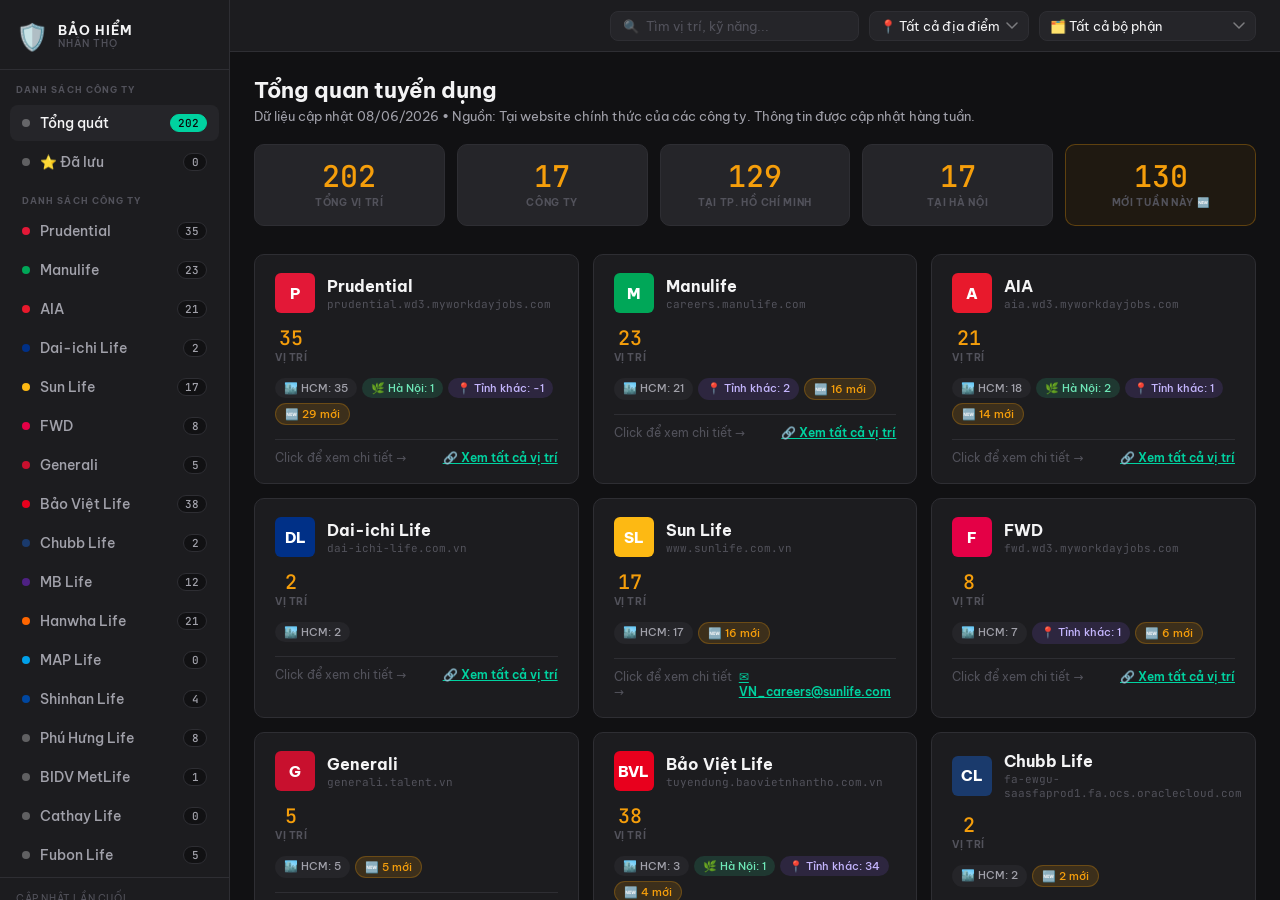
<file: index.html>
<!DOCTYPE html>
<html lang="vi">
<head>
  <meta charset="UTF-8" />
  <!-- Google Fonts: Roboto hỗ trợ rất tốt tiếng Việt, đẹp và hiện đại -->
  <link rel="preconnect" href="https://fonts.googleapis.com">
  <link rel="preconnect" href="https://fonts.gstatic.com" crossorigin>
  <meta name="viewport" content="width=device-width, initial-scale=1.0" />
  <title>Bảo Hiểm Nhân Thọ — Tuyển Dụng</title>
  <link href="https://fonts.googleapis.com/css2?family=Be+Vietnam+Pro:wght@400;500;600;700&family=JetBrains+Mono:wght@400;500&display=swap" rel="stylesheet" />
  <link rel="stylesheet" href="style.css" />
</head>
<body>

<div class="app">

  <!-- ─── SIDEBAR ─────────────────────────────────────────── -->
  <aside class="sidebar">
    <div class="sidebar-brand">
      <div class="brand-icon">🛡️</div>
      <div class="brand-text">
        <span class="brand-main">BẢO HIỂM</span>
        <span class="brand-sub">NHÂN THỌ</span>
      </div>
    </div>

    <div class="sidebar-section-label">DANH SÁCH CÔNG TY</div>
    <nav class="sidebar-nav" id="companyNav"></nav>

    <div class="sidebar-footer">
      <div class="update-info">
        <span class="update-label">Cập nhật lần cuối</span>
        <span class="update-date" id="lastUpdated">—</span>
      </div>
    </div>
  </aside>

  <!-- ─── MAIN AREA ──────────────────────────────────────── -->
  <div class="main">

    <!-- Topbar -->
    <header class="topbar">
      <div class="topbar-right">
        <div class="search-wrap">
          <span class="search-icon">🔍</span>
          <input type="text" id="searchInput" class="search-input" placeholder="Tìm vị trí, kỹ năng..." />
        </div>
        <div class="city-filter">
          <select id="cityFilter" class="city-select">
            <option value="all">📍 Tất cả địa điểm</option>
            <option value="hcm">TP. Hồ Chí Minh</option>
            <option value="hanoi">Hà Nội</option>
            <option value="other">Tỉnh khác</option>
          </select>
        </div>
        <div class="city-filter">
          <select id="categoryFilter" class="city-select">
            <option value="all">🗂️ Tất cả bộ phận</option>
            <option value="actuarial">📊 Tài chính & Actuarial</option>
            <option value="tech">💻 Công nghệ & IT</option>
            <option value="sales">🤝 Kinh doanh & Sales</option>
            <option value="hr">👥 Nhân sự & Đào tạo</option>
            <option value="marketing">📣 Marketing & Khách hàng</option>
            <option value="strategy">🎯 Chiến lược & Dự án</option>
            <option value="legal">⚖️ Pháp lý, Tuân thủ và Rủi ro</option>
            <option value="operations">⚙️ Vận hành</option>
          </select>
        </div>
      </div>
    </header>

    <!-- Content -->
    <div class="content" id="content">
      <div class="loading">Đang tải dữ liệu...</div>
    </div>

  </div>
</div>

<script src="app.js"></script>
</body>
</html>
</file>
<file: style.css>
/* ================================================================
   BảoHiểmNhânThọ — Main Stylesheet
   Theme: Industrial / Utilitarian — Be Vietnam Pro + JetBrains Mono
   Design system: DESIGN.md
   ================================================================ */

*, *::before, *::after { box-sizing: border-box; margin: 0; padding: 0; }

:root {
  /* Surfaces */
  --bg-base:    #111113;
  --bg-surface: #1c1c1f;
  --bg-raised:  #252529;
  --border:     #2e2e33;

  /* Accent */
  --accent:     #00D2A0;
  --accent-dim: #00a880;

  /* Text */
  --text-1:     #f4f4f5;
  --text-2:     #a1a1aa;
  --text-3:     #52525b;
  --white:      #ffffff;

  /* Semantic */
  --gold:  #f59e0b;
  --green: #22c55e;
  --red:   #ef4444;

  /* Layout */
  --sidebar-w: 230px;
  --radius-sm: 6px;
  --radius-md: 8px;
  --radius-lg: 10px;

  /* Shadows */
  --shadow-sm: 0 1px 3px rgba(0,0,0,0.2);
  --shadow-md: 0 4px 12px rgba(0,0,0,0.25);

  /* Typography */
  --font:      'Be Vietnam Pro', system-ui, sans-serif;
  --font-mono: 'JetBrains Mono', monospace;
  --transition: 0.15s ease;
}

html, body { height: 100%; }
body { font-family: var(--font); background: var(--bg-base); color: var(--text-1); overflow: hidden; }

/* ── APP SHELL ──────────────────────────────────────────────── */
.app {
  display: flex;
  height: 100vh;
  width: 100vw;
}

/* ── SIDEBAR ────────────────────────────────────────────────── */
.sidebar {
  width: var(--sidebar-w);
  min-width: var(--sidebar-w);
  background: var(--bg-surface);
  display: flex;
  flex-direction: column;
  border-right: 1px solid var(--border);
  overflow-y: auto;
  scrollbar-width: thin;
  scrollbar-color: var(--border) transparent;
}
.sidebar::-webkit-scrollbar { width: 4px; }
.sidebar::-webkit-scrollbar-thumb { background: var(--border); border-radius: 4px; }

/* Brand */
.sidebar-brand {
  display: flex;
  align-items: center;
  gap: 10px;
  padding: 20px 16px 16px;
  border-bottom: 1px solid var(--border);
}
.brand-icon { font-size: 26px; }
.brand-text { display: flex; flex-direction: column; line-height: 1.15; }
.brand-main { font-size: 13px; font-weight: 700; letter-spacing: 0.08em; color: var(--text-1); }
.brand-sub { font-size: 10px; font-weight: 500; letter-spacing: 0.1em; color: var(--text-3); }

/* Section label */
.sidebar-section-label {
  padding: 14px 16px 6px;
  font-size: 9px;
  font-weight: 700;
  letter-spacing: 0.12em;
  color: var(--text-3);
  text-transform: uppercase;
}

/* Nav items */
.sidebar-nav { display: flex; flex-direction: column; gap: 3px; padding: 4px 10px; flex: 1; }

.nav-item {
  display: flex;
  align-items: center;
  gap: 10px;
  padding: 9px 12px;
  border-radius: var(--radius-md);
  cursor: pointer;
  transition: background var(--transition), color var(--transition);
  color: var(--text-2);
  font-size: 13.5px;
  font-weight: 500;
  user-select: none;
}
.nav-item:hover { background: var(--bg-raised); color: var(--text-1); }
.nav-item.active {
  background: var(--bg-raised);
  color: var(--text-1);
}
.nav-item.active .nav-badge { background: var(--accent); color: #0a0a0b; border-color: var(--accent); }

.company-dot {
  width: 8px; height: 8px;
  border-radius: 50%;
  flex-shrink: 0;
}
.nav-label { flex: 1; }
.nav-badge {
  background: var(--bg-base);
  border: 1px solid var(--border);
  color: var(--text-2);
  font-family: var(--font-mono);
  font-size: 11px;
  font-weight: 500;
  padding: 1px 7px;
  border-radius: 20px;
  min-width: 24px;
  text-align: center;
}

/* Sidebar footer */
.sidebar-footer {
  padding: 14px 16px;
  border-top: 1px solid var(--border);
}
.update-info { display: flex; flex-direction: column; gap: 2px; }
.update-label { font-size: 10px; color: var(--text-3); text-transform: uppercase; letter-spacing: 0.06em; }
.update-date { font-size: 12px; font-weight: 600; color: var(--text-2); font-family: var(--font-mono); }

/* ── MAIN ───────────────────────────────────────────────────── */
.main {
  flex: 1;
  display: flex;
  flex-direction: column;
  overflow: hidden;
}

/* ── TOPBAR ─────────────────────────────────────────────────── */
.topbar {
  display: flex;
  align-items: center;
  gap: 16px;
  padding: 0 24px;
  height: 52px;
  background: var(--bg-surface);
  border-bottom: 1px solid var(--border);
  flex-shrink: 0;
}

.topbar-right { display: flex; align-items: center; gap: 10px; margin-left: auto; }

.search-wrap {
  display: flex;
  align-items: center;
  gap: 7px;
  background: var(--bg-raised);
  border: 1px solid var(--border);
  border-radius: var(--radius-md);
  padding: 6px 12px;
  transition: border-color var(--transition);
}
.search-wrap:focus-within { border-color: var(--accent); }
.search-icon { font-size: 13px; opacity: 0.5; }
.search-input {
  background: transparent;
  border: none;
  outline: none;
  color: var(--text-1);
  font-family: var(--font);
  font-size: 13px;
  width: 200px;
}
.search-input::placeholder { color: var(--text-3); }

.city-select {
  background: var(--bg-raised);
  border: 1px solid var(--border);
  border-radius: var(--radius-md);
  padding: 6px 10px;
  color: var(--text-1);
  font-family: var(--font);
  font-size: 13px;
  cursor: pointer;
  outline: none;
  appearance: none;
  padding-right: 28px;
  background-image: url("data:image/svg+xml,%3Csvg xmlns='http://www.w3.org/2000/svg' width='12' height='8' viewBox='0 0 12 8'%3E%3Cpath d='M1 1l5 5 5-5' stroke='rgba(255,255,255,0.4)' stroke-width='1.5' fill='none' stroke-linecap='round'/%3E%3C/svg%3E");
  background-repeat: no-repeat;
  background-position: right 10px center;
  transition: border-color var(--transition);
}
.city-select:focus { border-color: var(--accent); }
.city-select option { background: var(--bg-base); color: var(--text-1); }

/* ── CONTENT ────────────────────────────────────────────────── */
.content {
  flex: 1;
  overflow-y: auto;
  padding: 24px;
  scrollbar-width: thin;
  scrollbar-color: var(--border) transparent;
}
.content::-webkit-scrollbar { width: 5px; }
.content::-webkit-scrollbar-thumb { background: var(--border); border-radius: 5px; }

.loading { text-align: center; padding: 60px; color: var(--text-2); font-size: 15px; }

/* ── OVERVIEW (Tổng quát) ───────────────────────────────────── */
.overview-header {
  margin-bottom: 20px;
}
.overview-title { font-size: 22px; font-weight: 700; margin-bottom: 4px; }
.overview-sub { font-size: 13px; color: var(--text-2); }

/* Stat cards row */
.stats-row {
  display: grid;
  grid-template-columns: repeat(auto-fit, minmax(140px, 1fr));
  gap: 12px;
  margin-bottom: 28px;
}
.stat-card {
  background: var(--bg-raised);
  border: 1px solid var(--border);
  border-radius: var(--radius-lg);
  padding: 16px 18px;
  text-align: center;
}
.stat-num { font-family: var(--font-mono); font-size: 30px; font-weight: 500; color: var(--gold); line-height: 1; }
.stat-label { font-size: 10px; font-weight: 700; color: var(--text-3); margin-top: 5px; text-transform: uppercase; letter-spacing: 0.07em; }

/* Company cards grid */
.company-grid {
  display: grid;
  grid-template-columns: repeat(auto-fill, minmax(310px, 1fr));
  gap: 14px;
}
.company-card {
  background: var(--bg-surface);
  border: 1px solid var(--border);
  border-radius: var(--radius-lg);
  padding: 18px 20px;
  cursor: pointer;
  transition: background var(--transition), border-color var(--transition);
}
.company-card:hover {
  background: var(--bg-raised);
  border-color: var(--text-3);
}
.company-card-header { display: flex; align-items: center; gap: 12px; margin-bottom: 12px; }
.company-logo {
  width: 40px; height: 40px;
  border-radius: var(--radius-sm);
  display: flex; align-items: center; justify-content: center;
  font-size: 15px; font-weight: 800;
  color: var(--white);
  flex-shrink: 0;
}
.company-card-name { font-size: 16px; font-weight: 700; color: var(--text-1); }
.company-card-url { font-size: 11px; color: var(--text-3); margin-top: 1px; font-family: var(--font-mono); }

.company-card-stats {
  display: flex;
  gap: 12px;
  margin-bottom: 14px;
}
.cstat { text-align: center; }
.cstat-num { font-family: var(--font-mono); font-size: 20px; font-weight: 500; color: var(--gold); }
.cstat-label { font-size: 10px; font-weight: 700; color: var(--text-3); text-transform: uppercase; letter-spacing: 0.06em; }

.city-pills { display: flex; flex-wrap: wrap; gap: 5px; margin-bottom: 14px; }
.city-pill {
  font-size: 11px;
  padding: 3px 9px;
  border-radius: 20px;
  background: var(--bg-raised);
  color: var(--text-2);
  font-weight: 500;
}

.company-card-cta {
  display: flex;
  align-items: center;
  justify-content: space-between;
  padding-top: 10px;
  border-top: 1px solid var(--border);
  font-size: 12px;
  color: var(--text-3);
}
.cta-link {
  color: var(--accent);
  font-weight: 600;
  font-size: 12px;
}

/* ── JOB TABLE (Company view) ───────────────────────────────── */
.company-header {
  display: flex;
  align-items: center;
  gap: 14px;
  margin-bottom: 20px;
}
.company-header-logo {
  width: 44px; height: 44px;
  border-radius: var(--radius-md);
  display: flex; align-items: center; justify-content: center;
  font-size: 16px; font-weight: 800;
  color: var(--white);
  flex-shrink: 0;
}
.company-header-info { flex: 1; }
.company-header-name { font-size: 20px; font-weight: 700; color: var(--text-1); }
.company-header-meta { font-size: 12px; color: var(--text-2); margin-top: 2px; }
.company-header-cta {
  display: flex;
  gap: 8px;
}
.btn-apply {
  padding: 8px 16px;
  border-radius: var(--radius-md);
  font-family: var(--font);
  font-size: 13px;
  font-weight: 600;
  cursor: pointer;
  text-decoration: none;
  display: inline-flex;
  align-items: center;
  gap: 5px;
  transition: opacity var(--transition), transform var(--transition);
  border: none;
}
.btn-apply:hover { opacity: 0.88; transform: translateY(-1px); }
.btn-primary { background: var(--accent); color: #0a0a0b; }
.btn-secondary { background: var(--bg-raised); color: var(--text-1); border: 1px solid var(--border); }

/* Results count */
.results-count {
  font-size: 12px;
  color: var(--text-2);
  margin-bottom: 12px;
  padding: 0 2px;
}

/* Table */
.job-table-wrap {
  background: var(--bg-surface);
  border: 1px solid var(--border);
  border-radius: var(--radius-lg);
  overflow: hidden;
}
.job-table {
  width: 100%;
  border-collapse: collapse;
  font-size: 13.5px;
}
.job-table thead tr {
  border-bottom: 1px solid var(--border);
}
.job-table th {
  padding: 11px 16px;
  text-align: left;
  font-size: 10px;
  font-weight: 700;
  letter-spacing: 0.08em;
  text-transform: uppercase;
  color: var(--text-3);
}
.job-table td {
  padding: 12px 16px;
  vertical-align: middle;
  border-bottom: 1px solid var(--border);
  color: var(--text-1);
}
.job-table tbody tr:last-child td { border-bottom: none; }
.job-table tbody tr:hover td { background: var(--bg-raised); }

.job-num      { font-family: var(--font-mono); color: var(--text-3); font-size: 11px; width: 36px; }
.job-title    { font-weight: 500; max-width: 360px; }
/* Column width controls — adjust Địa điểm ← and Đăng → to give Bộ Phận room */
.job-table .job-location { width: 142px; }
.job-table .job-category { width: 168px; }
.job-table .job-posted   { width: 88px; }
.job-title mark {
  background: rgba(240,180,41,0.35);
  color: var(--gold);
  border-radius: 2px;
  padding: 0 2px;
}
.job-location {
  white-space: nowrap;
  color: var(--text-2);
}
.location-badge {
  display: inline-flex;
  align-items: center;
  gap: 4px;
  font-size: 12px;
  padding: 2px 8px;
  border-radius: 20px;
  background: rgba(0,210,160,0.1);
  color: var(--accent);
  font-weight: 500;
}
.location-badge.hanoi { background: rgba(52,211,153,0.12); color: #6ee7b7; }
.location-badge.other { background: rgba(139,92,246,0.12); color: #c4b5fd; }

.job-posted { white-space: nowrap; color: var(--text-2); font-size: 12px; }

/* ── JOB ACTIONS CELL ───────────────────────────────────────── */
/* NOTE: flex must NOT be on <td> directly — it removes vertical-align: middle.
   Use .job-actions-inner wrapper div instead. */
.job-actions { white-space: nowrap; }
.job-actions-inner {
  display: flex;
  align-items: center;
  gap: 6px;
  white-space: nowrap;
}

/* Bookmark button */
.job-bookmark-btn {
  background: none;
  border: none;
  cursor: pointer;
  font-size: 14px;
  color: var(--text-3);
  padding: 2px 4px;
  border-radius: var(--radius-sm);
  transition: color var(--transition), transform var(--transition);
  line-height: 1;
  flex-shrink: 0;
}
.job-bookmark-btn:hover { color: var(--gold); transform: scale(1.15); }
.job-bookmark-btn.active { color: var(--gold); }

/* Title cell: flex to push star to the right */
.job-title {
  display: flex;
  align-items: center;
  gap: 6px;
}
.job-title-text { flex: 1; font-weight: 500; }

/* Share button */
.job-share-btn {
  background: none;
  border: 1px solid var(--border);
  border-radius: var(--radius-sm);
  cursor: pointer;
  font-size: 12px;
  color: var(--text-3);
  padding: 4px 7px;
  transition: color var(--transition), border-color var(--transition);
  line-height: 1;
}
.job-share-btn:hover { color: var(--accent); border-color: var(--accent); }

/* ── SAVED VIEW ─────────────────────────────────────────────── */
.saved-company-group { margin-bottom: 8px; }
.saved-company-label {
  display: flex;
  align-items: center;
  gap: 10px;
  padding: 6px 2px 10px;
  font-size: 13px;
  font-weight: 700;
  color: var(--text-2);
}
.saved-company-dot {
  width: 28px; height: 28px;
  border-radius: var(--radius-sm);
  display: flex; align-items: center; justify-content: center;
  font-size: 10px; font-weight: 800;
  color: var(--white);
  flex-shrink: 0;
}

/* ── NAV SEPARATOR ──────────────────────────────────────────── */
.nav-separator-label {
  padding: 12px 12px 4px;
  font-size: 9px;
  font-weight: 700;
  letter-spacing: 0.12em;
  color: var(--text-3);
  text-transform: uppercase;
}

.job-apply-link {
  display: inline-flex;
  align-items: center;
  gap: 4px;
  padding: 5px 12px;
  background: transparent;
  border: 1px solid var(--border);
  border-radius: var(--radius-sm);
  color: var(--accent);
  font-size: 12px;
  font-weight: 600;
  text-decoration: none;
  transition: background var(--transition), border-color var(--transition);
  white-space: nowrap;
}
.job-apply-link:hover { background: rgba(0,210,160,0.08); border-color: var(--accent); }

/* Empty state */
.empty-state {
  text-align: center;
  padding: 60px 20px;
  color: var(--text-3);
}
.empty-icon { font-size: 40px; margin-bottom: 12px; }
.empty-text { font-size: 15px; color: var(--text-2); }
.empty-sub { font-size: 13px; margin-top: 6px; color: var(--text-3); }

/* ── NEW BADGE ──────────────────────────────────────────────── */
.new-badge {
  display: inline-flex;
  align-items: center;
  font-size: 10px;
  font-weight: 700;
  padding: 1px 6px;
  border-radius: 10px;
  background: rgba(245,158,11,0.18);
  color: var(--gold);
  margin-left: 6px;
  vertical-align: middle;
  letter-spacing: 0.02em;
  border: 1px solid rgba(245,158,11,0.3);
  white-space: nowrap;
}

/* City pill "new" variant */
.city-pill--new {
  background: rgba(245,158,11,0.15);
  color: var(--gold);
  border: 1px solid rgba(245,158,11,0.25);
}

/* "New this week" stat card */
.stat-card--new {
  border-color: rgba(245,158,11,0.3);
  background: rgba(245,158,11,0.06);
}
.stat-num--new { color: var(--gold); }

/* ── CATEGORY CHIPS (company header) ────────────────────────── */
.cat-chips {
  display: flex;
  flex-wrap: wrap;
  gap: 6px;
  margin-bottom: 14px;
}
.cat-chip {
  display: inline-flex;
  align-items: center;
  gap: 5px;
  padding: 5px 10px;
  border-radius: 20px;
  border: 1px solid var(--border);
  background: var(--bg-raised);
  color: var(--text-2);
  font-family: var(--font);
  font-size: 12px;
  font-weight: 500;
  cursor: pointer;
  transition: background var(--transition), border-color var(--transition), color var(--transition);
}
.cat-chip:hover { border-color: var(--accent); color: var(--text-1); }
.cat-chip.active {
  background: rgba(0,210,160,0.12);
  border-color: var(--accent);
  color: var(--accent);
}
.cat-chip-count {
  font-family: var(--font-mono);
  font-size: 11px;
  background: var(--bg-base);
  border-radius: 10px;
  padding: 0 5px;
  color: var(--text-3);
}
.cat-chip.active .cat-chip-count { background: rgba(0,210,160,0.2); color: var(--accent); }

/* ── CATEGORY TAG (table cell) ──────────────────────────────── */
.job-category { white-space: nowrap; }
.cat-tag {
  display: inline-flex;
  align-items: center;
  font-size: 11px;
  font-weight: 500;
  padding: 2px 8px;
  border-radius: 20px;
  background: var(--bg-raised);
  color: var(--text-3);
  border: 1px solid var(--border);
  white-space: nowrap;
}
.cat-tag--other { opacity: 0.5; }
.cat-tag--actuarial { background: rgba(245,158,11,0.1); color: #fbbf24; border-color: rgba(245,158,11,0.2); }
.cat-tag--tech      { background: rgba(59,130,246,0.1); color: #60a5fa; border-color: rgba(59,130,246,0.2); }
.cat-tag--sales     { background: rgba(16,185,129,0.1); color: #34d399; border-color: rgba(16,185,129,0.2); }
.cat-tag--hr        { background: rgba(139,92,246,0.1); color: #a78bfa; border-color: rgba(139,92,246,0.2); }
.cat-tag--marketing { background: rgba(236,72,153,0.1); color: #f472b6; border-color: rgba(236,72,153,0.2); }
.cat-tag--legal     { background: rgba(239,68,68,0.1);  color: #f87171; border-color: rgba(239,68,68,0.2); }
.cat-tag--strategy  { background: rgba(20,184,166,0.1);  color: #2dd4bf; border-color: rgba(20,184,166,0.2); }
.cat-tag--operations{ background: rgba(107,114,128,0.15); color: #9ca3af; border-color: rgba(107,114,128,0.25); }

/* ── SCROLLBAR (global) ─────────────────────────────────────── */
::-webkit-scrollbar { width: 5px; height: 5px; }
::-webkit-scrollbar-track { background: transparent; }
::-webkit-scrollbar-thumb { background: var(--border); border-radius: 5px; }

/* ── RESPONSIVE ─────────────────────────────────────────────── */
/* Back button — ẩn trên desktop */
.mobile-only { display: none; }

.btn-back {
  display: inline-flex;
  align-items: center;
  gap: 6px;
  background: var(--bg-raised);
  border: 1px solid var(--border);
  color: var(--text-2);
  font-size: 13px;
  font-weight: 500;
  padding: 7px 14px;
  border-radius: 20px;
  cursor: pointer;
  margin-bottom: 16px;
  transition: background var(--transition);
}
.btn-back:hover { background: var(--border); color: var(--text-1); }

@media (max-width: 800px) {
  .mobile-only { display: inline-flex; }

  /* App shell: stack vertically */
  .app { flex-direction: column; }
  body { overflow: auto; }
  .main { overflow: visible; }
  .content { overflow: visible; padding: 16px; }  /* tighter padding on mobile */

  /* ── SIDEBAR → horizontal scroll strip ──────────────────── */
  .sidebar {
    width: 100%;
    min-width: unset;
    height: auto;
    flex-direction: row;
    flex-shrink: 0;           /* FIX #1: prevent sidebar collapsing to 0px */
    overflow-x: auto;
    border-right: none;
    border-bottom: 1px solid var(--border);
  }
  .sidebar-nav { flex-direction: row; padding: 6px 8px; }
  .sidebar-brand { border-bottom: none; padding: 10px 14px; flex-shrink: 0; }
  .sidebar-section-label,
  .sidebar-footer,
  .nav-separator-label { display: none; }   /* FIX #2: hide separator in nav strip */

  /* FIX #3: prevent nav item text from wrapping */
  .nav-item { white-space: nowrap; }

  /* ── TOPBAR ──────────────────────────────────────────────── */
  .topbar { flex-wrap: wrap; height: auto; padding: 8px 12px; }
  .topbar-right { width: 100%; gap: 8px; }

  /* FIX #6: search fills remaining width next to city select */
  .search-wrap { flex: 1; min-width: 0; }
  .search-input { width: 100%; min-width: 0; }

  /* ── COMPANY GRID ────────────────────────────────────────── */
  .company-grid { grid-template-columns: 1fr; }

  /* ── COMPANY HEADER: stack on small screens ─────────────── */
  /* FIX #5: CTA button wraps below company name on mobile */
  .company-header { flex-wrap: wrap; gap: 10px; }
  .company-header-info { min-width: 0; }
  .company-header-cta { width: 100%; }
  .btn-apply { width: 100%; justify-content: center; }

  /* ── JOB TABLE ───────────────────────────────────────────── */
  /* FIX #4: allow horizontal scroll so table never clips content */
  .job-table-wrap { overflow-x: auto; }

  /* FIX #7 & #8: larger touch targets for bookmark + share (min 44px) */
  .job-bookmark-btn { padding: 14px 10px; font-size: 15px; }
  .job-share-btn    { padding: 13px 12px; font-size: 13px; }

  /* ── CATEGORY CHIPS on mobile ────────────────────────────── */
  .cat-chips { gap: 5px; }
  .cat-chip  { font-size: 11px; padding: 5px 9px; }
}
</file>
